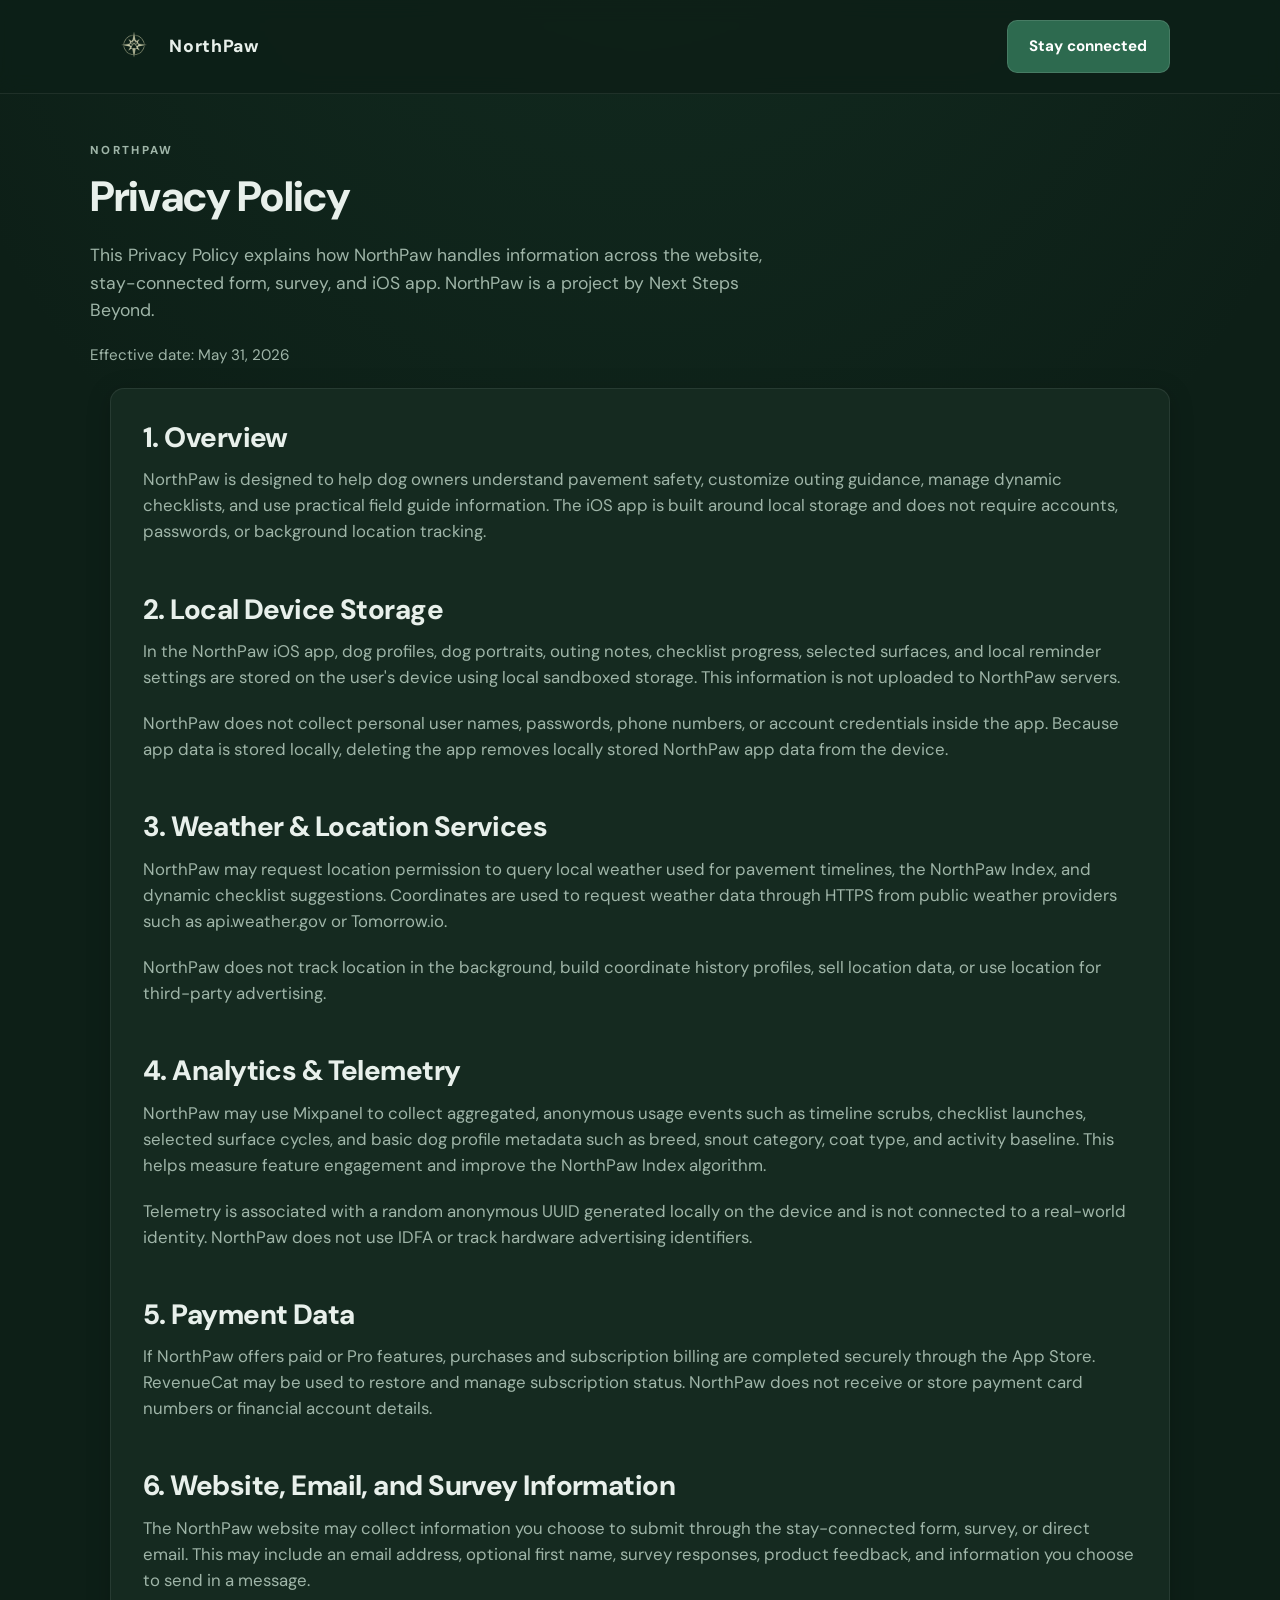
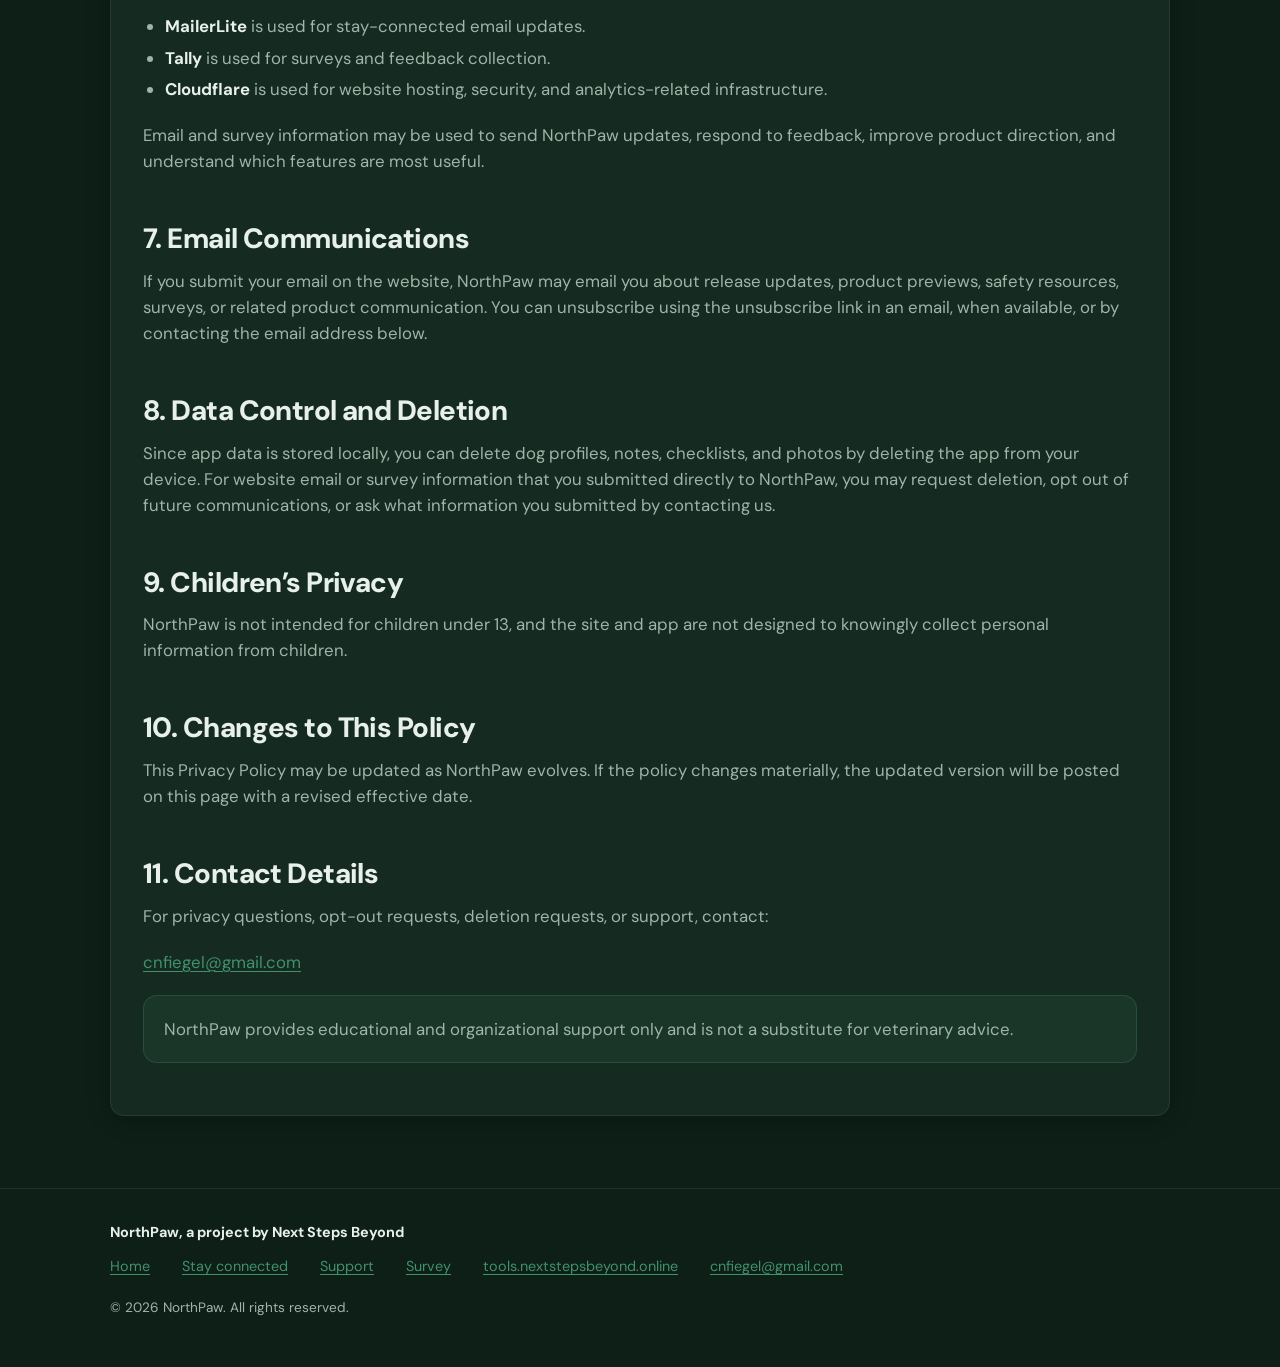
<file: privacy/index.html>
<!DOCTYPE html>
<html lang="en">
<head>
  <meta charset="UTF-8" />
  <meta name="viewport" content="width=device-width, initial-scale=1" />
  <title>Privacy Policy | NorthPaw</title>
  <meta
    name="description"
    content="Privacy Policy for the NorthPaw website and iOS app, a project by Next Steps Beyond."
  />
  <meta name="robots" content="index,follow" />
  <meta name="theme-color" content="#0d1f17" />
  <link rel="canonical" href="https://northpaw.nextstepsbeyond.online/privacy/" />

  <link rel="icon" href="../favicon.ico?v=6" sizes="any" />
  <link rel="icon" type="image/png" sizes="48x48" href="../assets/favicon-48.png?v=6" />
  <link rel="icon" type="image/png" sizes="32x32" href="../assets/favicon.png?v=6" />

  <link rel="preconnect" href="https://fonts.googleapis.com" />
  <link rel="preconnect" href="https://fonts.gstatic.com" crossorigin />
  <link href="https://fonts.googleapis.com/css2?family=DM+Sans:ital,opsz,wght@0,9..40,400;0,9..40,600;0,9..40,700;0,9..40,800;1,9..40,400&display=swap" rel="stylesheet" />
  <link rel="stylesheet" href="../styles.css" />
  <script src="../script.js" defer></script>
</head>
<body>
  <!-- ========== HEADER ========== -->
  <header class="site-header">
    <div class="container site-header-inner">
      <a class="logo" href="../index.html" aria-label="NorthPaw home">
        <img
          class="logo-mark"
          src="../assets/brand/northpaw-mark-header.png"
          width="128"
          height="128"
          alt=""
          decoding="async" />
        <span class="logo-text">NorthPaw</span>
      </a>
      <nav class="header-ctas" aria-label="Primary actions">
        <a class="btn btn-primary btn-header" href="../index.html#early-access">Stay connected</a>
      </nav>
    </div>
  </header>

  <main>
    <!-- ========== HERO ========== -->
    <div class="container privacy-hero">
      <p class="eyebrow">NorthPaw</p>
      <h1>Privacy Policy</h1>
      <p class="lead">
        This Privacy Policy explains how NorthPaw handles information across the website, stay-connected form, survey,
        and iOS app. NorthPaw is a project by Next Steps Beyond.
      </p>
      <p class="privacy-meta">Effective date: May 31, 2026</p>
    </div>

    <!-- ========== POLICY BODY ========== -->
    <div class="container privacy-stack">
      <article class="card privacy-card">
        <h2>1. Overview</h2>
        <p>
          NorthPaw is designed to help dog owners understand pavement safety, customize outing guidance, manage dynamic
          checklists, and use practical field guide information. The iOS app is built around local storage and does not
          require accounts, passwords, or background location tracking.
        </p>

        <h2>2. Local Device Storage</h2>
        <p>
          In the NorthPaw iOS app, dog profiles, dog portraits, outing notes, checklist progress, selected surfaces, and
          local reminder settings are stored on the user's device using local sandboxed storage. This information is not
          uploaded to NorthPaw servers.
        </p>
        <p>
          NorthPaw does not collect personal user names, passwords, phone numbers, or account credentials inside the app.
          Because app data is stored locally, deleting the app removes locally stored NorthPaw app data from the device.
        </p>

        <h2>3. Weather &amp; Location Services</h2>
        <p>
          NorthPaw may request location permission to query local weather used for pavement timelines, the NorthPaw Index,
          and dynamic checklist suggestions. Coordinates are used to request weather data through HTTPS from public
          weather providers such as api.weather.gov or Tomorrow.io.
        </p>
        <p>
          NorthPaw does not track location in the background, build coordinate history profiles, sell location data, or
          use location for third-party advertising.
        </p>

        <h2>4. Analytics &amp; Telemetry</h2>
        <p>
          NorthPaw may use Mixpanel to collect aggregated, anonymous usage events such as timeline scrubs, checklist
          launches, selected surface cycles, and basic dog profile metadata such as breed, snout category, coat type, and
          activity baseline. This helps measure feature engagement and improve the NorthPaw Index algorithm.
        </p>
        <p>
          Telemetry is associated with a random anonymous UUID generated locally on the device and is not connected to a
          real-world identity. NorthPaw does not use IDFA or track hardware advertising identifiers.
        </p>

        <h2>5. Payment Data</h2>
        <p>
          If NorthPaw offers paid or Pro features, purchases and subscription billing are completed securely through the
          App Store. RevenueCat may be used to restore and manage subscription status. NorthPaw does not receive or store
          payment card numbers or financial account details.
        </p>

        <h2>6. Website, Email, and Survey Information</h2>
        <p>
          The NorthPaw website may collect information you choose to submit through the stay-connected form, survey, or
          direct email. This may include an email address, optional first name, survey responses, product feedback, and
          information you choose to send in a message.
        </p>
        <ul>
          <li><strong>MailerLite</strong> is used for stay-connected email updates.</li>
          <li><strong>Tally</strong> is used for surveys and feedback collection.</li>
          <li><strong>Cloudflare</strong> is used for website hosting, security, and analytics-related infrastructure.</li>
        </ul>
        <p>
          Email and survey information may be used to send NorthPaw updates, respond to feedback, improve product
          direction, and understand which features are most useful.
        </p>

        <h2>7. Email Communications</h2>
        <p>
          If you submit your email on the website, NorthPaw may email you about release updates, product previews, safety
          resources, surveys, or related product communication. You can unsubscribe using the unsubscribe link in an email,
          when available, or by contacting the email address below.
        </p>

        <h2>8. Data Control and Deletion</h2>
        <p>
          Since app data is stored locally, you can delete dog profiles, notes, checklists, and photos by deleting the app
          from your device. For website email or survey information that you submitted directly to NorthPaw, you may
          request deletion, opt out of future communications, or ask what information you submitted by contacting us.
        </p>

        <h2>9. Children’s Privacy</h2>
        <p>
          NorthPaw is not intended for children under 13, and the site and app are not designed to knowingly collect
          personal information from children.
        </p>

        <h2>10. Changes to This Policy</h2>
        <p>
          This Privacy Policy may be updated as NorthPaw evolves. If the policy changes materially, the updated version
          will be posted on this page with a revised effective date.
        </p>

        <h2>11. Contact Details</h2>
        <p>For privacy questions, opt-out requests, deletion requests, or support, contact:</p>
        <p><a href="mailto:cnfiegel@gmail.com">cnfiegel@gmail.com</a></p>

        <p class="privacy-note">
          NorthPaw provides educational and organizational support only and is not a substitute for veterinary advice.
        </p>
      </article>
    </div>
  </main>

  <footer class="privacy-footer-min">
    <div class="container">
      <p class="privacy-footer-line">NorthPaw, a project by Next Steps Beyond</p>
      <div class="footer-links privacy-footer-links">
        <a href="../index.html">Home</a>
        <a href="../index.html#early-access">Stay connected</a>
        <a href="../support/index.html">Support</a>
        <a href="https://tally.so/r/lb7Mxp" target="_blank" rel="noopener noreferrer">Survey</a>
        <a href="https://tools.nextstepsbeyond.online" target="_blank" rel="noopener noreferrer">tools.nextstepsbeyond.online</a>
        <a href="mailto:cnfiegel@gmail.com">cnfiegel@gmail.com</a>
      </div>
      <p class="footer-copy">&copy; 2026 NorthPaw. All rights reserved.</p>
    </div>
  </footer>
</body>
</html>
</file>
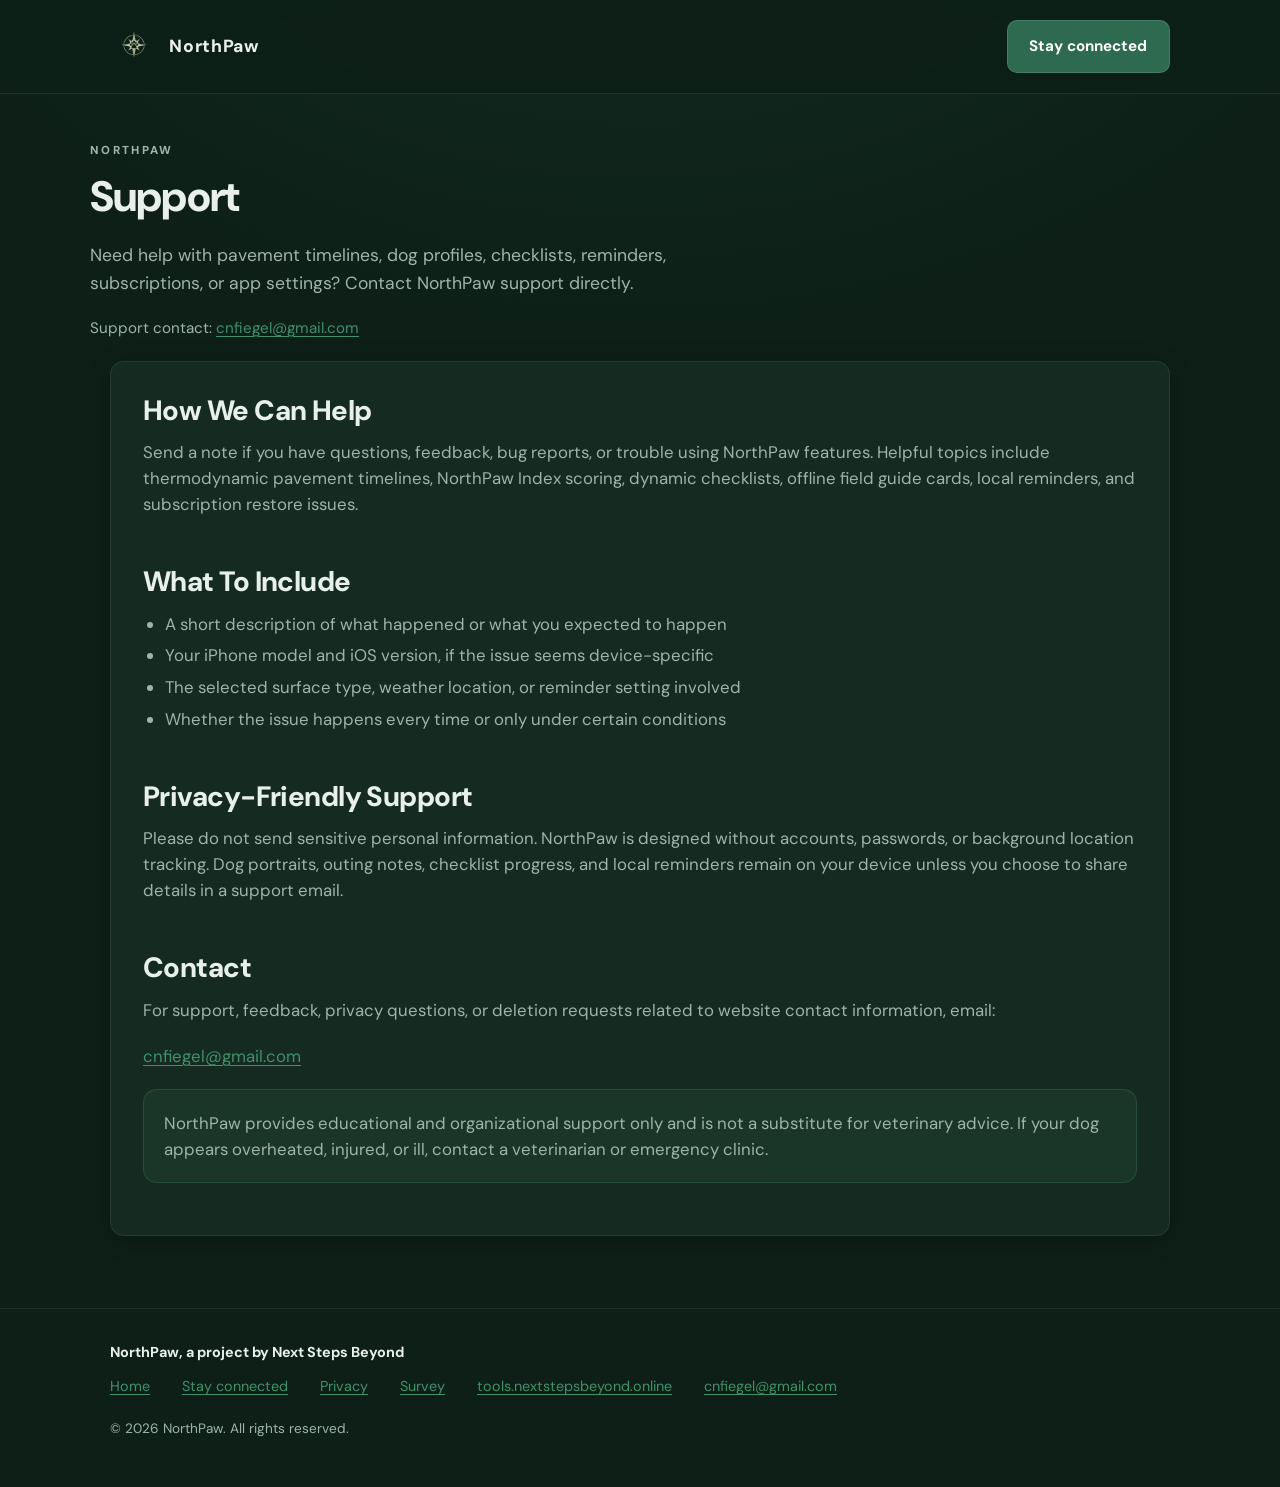
<file: support/index.html>
<!DOCTYPE html>
<html lang="en">
<head>
  <meta charset="UTF-8" />
  <meta name="viewport" content="width=device-width, initial-scale=1" />
  <title>Support | NorthPaw</title>
  <meta
    name="description"
    content="Get help with NorthPaw settings, pavement safety timelines, dynamic checklists, reminders, and app feedback."
  />
  <meta name="robots" content="index,follow" />
  <meta name="theme-color" content="#0d1f17" />
  <link rel="canonical" href="https://northpaw.nextstepsbeyond.online/support/" />

  <link rel="icon" href="../favicon.ico?v=6" sizes="any" />
  <link rel="icon" type="image/png" sizes="48x48" href="../assets/favicon-48.png?v=6" />
  <link rel="icon" type="image/png" sizes="32x32" href="../assets/favicon.png?v=6" />

  <link rel="preconnect" href="https://fonts.googleapis.com" />
  <link rel="preconnect" href="https://fonts.gstatic.com" crossorigin />
  <link href="https://fonts.googleapis.com/css2?family=DM+Sans:ital,opsz,wght@0,9..40,400;0,9..40,600;0,9..40,700;0,9..40,800;1,9..40,400&display=swap" rel="stylesheet" />
  <link rel="stylesheet" href="../styles.css" />
  <script src="../script.js" defer></script>
</head>
<body>
  <!-- ========== HEADER ========== -->
  <header class="site-header">
    <div class="container site-header-inner">
      <a class="logo" href="../index.html" aria-label="NorthPaw home">
        <img
          class="logo-mark"
          src="../assets/brand/northpaw-mark-header.png"
          width="128"
          height="128"
          alt=""
          decoding="async" />
        <span class="logo-text">NorthPaw</span>
      </a>
      <nav class="header-ctas" aria-label="Primary actions">
        <a class="btn btn-primary btn-header" href="../index.html#early-access">Stay connected</a>
      </nav>
    </div>
  </header>

  <main>
    <div class="container privacy-hero">
      <p class="eyebrow">NorthPaw</p>
      <h1>Support</h1>
      <p class="lead">
        Need help with pavement timelines, dog profiles, checklists, reminders, subscriptions, or app settings?
        Contact NorthPaw support directly.
      </p>
      <p class="privacy-meta">Support contact: <a href="mailto:cnfiegel@gmail.com">cnfiegel@gmail.com</a></p>
    </div>

    <div class="container privacy-stack">
      <article class="card privacy-card">
        <h2>How We Can Help</h2>
        <p>
          Send a note if you have questions, feedback, bug reports, or trouble using NorthPaw features. Helpful topics
          include thermodynamic pavement timelines, NorthPaw Index scoring, dynamic checklists, offline field guide cards,
          local reminders, and subscription restore issues.
        </p>

        <h2>What To Include</h2>
        <ul>
          <li>A short description of what happened or what you expected to happen</li>
          <li>Your iPhone model and iOS version, if the issue seems device-specific</li>
          <li>The selected surface type, weather location, or reminder setting involved</li>
          <li>Whether the issue happens every time or only under certain conditions</li>
        </ul>

        <h2>Privacy-Friendly Support</h2>
        <p>
          Please do not send sensitive personal information. NorthPaw is designed without accounts, passwords, or
          background location tracking. Dog portraits, outing notes, checklist progress, and local reminders remain on
          your device unless you choose to share details in a support email.
        </p>

        <h2>Contact</h2>
        <p>
          For support, feedback, privacy questions, or deletion requests related to website contact information, email:
        </p>
        <p><a href="mailto:cnfiegel@gmail.com">cnfiegel@gmail.com</a></p>

        <p class="privacy-note">
          NorthPaw provides educational and organizational support only and is not a substitute for veterinary advice.
          If your dog appears overheated, injured, or ill, contact a veterinarian or emergency clinic.
        </p>
      </article>
    </div>
  </main>

  <footer class="privacy-footer-min">
    <div class="container">
      <p class="privacy-footer-line">NorthPaw, a project by Next Steps Beyond</p>
      <div class="footer-links privacy-footer-links">
        <a href="../index.html">Home</a>
        <a href="../index.html#early-access">Stay connected</a>
        <a href="../privacy/index.html">Privacy</a>
        <a href="https://tally.so/r/lb7Mxp" target="_blank" rel="noopener noreferrer">Survey</a>
        <a href="https://tools.nextstepsbeyond.online" target="_blank" rel="noopener noreferrer">tools.nextstepsbeyond.online</a>
        <a href="mailto:cnfiegel@gmail.com">cnfiegel@gmail.com</a>
      </div>
      <p class="footer-copy">&copy; 2026 NorthPaw. All rights reserved.</p>
    </div>
  </footer>
</body>
</html>
</file>
<file: styles.css>
/* NorthPaw landing: mobile-first, forest / premium outdoors */

:root {
  --bg: #0d1f17;
  --bg-elevated: #12261c;
  --surface: #152a20;
  --surface-hover: #1a3226;
  --text: #e8f0eb;
  --muted: #9fb5a8;
  --accent: #2d6a4f;
  --accent-soft: #40916c;
  --border: rgba(255, 255, 255, 0.08);
  --border-strong: rgba(255, 255, 255, 0.14);
  --shadow: 0 12px 40px rgba(0, 0, 0, 0.35);
  --radius: 14px;
  --radius-sm: 10px;
  --space-xs: 0.35rem;
  --space-sm: 0.75rem;
  --space-md: 1.25rem;
  --space-lg: 2rem;
  --space-xl: 3rem;
  --space-2xl: 4.5rem;
  --font: "DM Sans", system-ui, -apple-system, sans-serif;
  --max: 1100px;
  --prose: 42rem;
}

*,
*::before,
*::after {
  box-sizing: border-box;
}

html {
  scroll-behavior: smooth;
}

body {
  margin: 0;
  font-family: var(--font);
  font-size: 1.05rem;
  line-height: 1.55;
  color: var(--text);
  background: var(--bg);
  background-image: radial-gradient(ellipse 120% 80% at 50% -20%, rgba(45, 106, 79, 0.22), transparent 55%);
  -webkit-font-smoothing: antialiased;
}

img {
  max-width: 100%;
  height: auto;
  display: block;
}

a {
  color: var(--accent-soft);
  text-decoration-thickness: 1px;
  text-underline-offset: 3px;
}

a:hover {
  color: var(--text);
}

.container {
  width: 100%;
  max-width: var(--max);
  margin: 0 auto;
  padding: 0 var(--space-md);
}

.sr-only {
  position: absolute;
  width: 1px;
  height: 1px;
  padding: 0;
  margin: -1px;
  overflow: hidden;
  clip: rect(0, 0, 0, 0);
  white-space: nowrap;
  border: 0;
}

/* ----- header ----- */
.site-header {
  padding: var(--space-md) 0;
  border-bottom: 1px solid var(--border);
  position: sticky;
  top: 0;
  z-index: 20;
  background: rgba(13, 31, 23, 0.88);
  backdrop-filter: blur(10px);
}

.site-header-inner {
  display: flex;
  align-items: center;
  justify-content: flex-start;
  gap: var(--space-md);
  min-width: 0;
}

.logo {
  display: inline-flex;
  flex-direction: row;
  flex-wrap: nowrap;
  align-items: center;
  gap: 0.65rem;
  min-width: 0;
  font-weight: 800;
  letter-spacing: 0.04em;
  font-size: 1.05rem;
  color: var(--text);
  text-decoration: none;
  white-space: nowrap;
}

@media (min-width: 640px) {
  .logo {
    font-size: 1.1rem;
    gap: 0.7rem;
  }
}

.logo-mark {
  width: 2.75rem;
  height: 2.75rem;
  object-fit: contain;
  flex-shrink: 0;
}

@media (min-width: 640px) {
  .logo-mark {
    width: 3rem;
    height: 3rem;
  }
}

.logo-text {
  line-height: 1;
}

.logo:hover {
  color: var(--accent-soft);
}

.logo:hover .logo-mark {
  opacity: 0.92;
}

.header-ctas {
  display: flex;
  flex-wrap: wrap;
  align-items: center;
  justify-content: flex-end;
  gap: var(--space-sm);
  margin-left: auto;
  flex-shrink: 0;
}

.btn-header {
  padding: 0.65rem 1rem;
  font-size: 0.82rem;
}

@media (max-width: 520px) {
  .site-header-inner {
    flex-wrap: wrap;
    justify-content: space-between;
    row-gap: var(--space-sm);
  }

  .header-ctas {
    width: 100%;
    margin-left: 0;
    justify-content: flex-end;
  }

  .btn-header {
    flex: 0 1 auto;
    min-width: 0;
    text-align: center;
    font-size: 0.78rem;
    padding: 0.6rem 0.65rem;
  }
}

/* ----- typography ----- */
.eyebrow {
  font-size: 0.72rem;
  font-weight: 800;
  letter-spacing: 0.2em;
  text-transform: uppercase;
  color: var(--muted);
  margin: 0 0 var(--space-sm);
}

h1,
h2,
h3 {
  line-height: 1.2;
  font-weight: 800;
  letter-spacing: -0.02em;
}

h1 {
  font-size: clamp(1.85rem, 5vw, 2.65rem);
  margin: 0 0 var(--space-md);
}

h2 {
  font-size: clamp(1.35rem, 3.5vw, 1.75rem);
  margin: 0 0 var(--space-md);
  max-width: var(--prose);
}

h3 {
  font-size: 1.05rem;
  margin: 0 0 var(--space-xs);
}

p.lead {
  font-size: 1.1rem;
  color: var(--muted);
  max-width: var(--prose);
  margin: 0 0 var(--space-md);
}

p {
  max-width: var(--prose);
  margin: 0 0 var(--space-md);
  color: var(--muted);
}

.support-line {
  font-size: 0.98rem;
  color: var(--text);
  opacity: 0.92;
  margin-bottom: var(--space-lg);
  max-width: var(--prose);
}

.support-line--hero {
  font-size: 1.08rem;
  font-weight: 700;
  color: var(--muted);
  letter-spacing: -0.01em;
  margin-top: -0.15rem;
  margin-bottom: var(--space-md);
}

.hero-waitlist {
  display: flex;
  flex-wrap: wrap;
  align-items: stretch;
  gap: var(--space-sm);
  margin-top: var(--space-md);
  margin-bottom: var(--space-sm);
  max-width: 28rem;
}

.hero-email-input {
  flex: 1 1 12rem;
  min-width: 0;
  padding: 0.75rem 0.9rem;
  font: inherit;
  font-size: 1rem;
  color: var(--text);
  background: var(--bg-elevated);
  border: 1px solid var(--border-strong);
  border-radius: var(--radius-sm);
}

.hero-email-input:focus {
  outline: none;
  border-color: var(--accent-soft);
  box-shadow: 0 0 0 3px rgba(64, 145, 108, 0.2);
}

.hero-email-input[aria-invalid="true"] {
  border-color: #c96b5a;
}

.hero-waitlist-submit {
  flex: 0 0 auto;
  white-space: nowrap;
}

.hero-incentive {
  font-size: 0.92rem;
  line-height: 1.5;
  color: var(--muted);
  max-width: var(--prose);
  margin: 0 0 var(--space-md);
}

.hero-incentive strong {
  color: var(--text);
  font-weight: 700;
}

.social-proof {
  display: block;
  font-weight: 800;
  color: var(--text);
  margin-bottom: var(--space-xs);
}

.hero-survey-quiet {
  font-size: 0.88rem;
  color: var(--muted);
  margin: var(--space-md) 0 0;
  max-width: var(--prose);
}

.hero-survey-quiet a {
  font-weight: 600;
}

.hero-survey-hint {
  display: block;
  margin-top: var(--space-xs);
  opacity: 0.9;
}

.header-survey-quiet {
  font-size: 0.82rem;
  font-weight: 600;
  color: var(--muted);
  text-decoration: none;
  padding: 0.35rem 0;
  border-bottom: 1px solid transparent;
  align-self: center;
}

.header-survey-quiet:hover {
  color: var(--accent-soft);
  border-bottom-color: rgba(64, 145, 108, 0.45);
}

.cta-row--footer-stacked {
  flex-direction: column;
  align-items: center;
  gap: var(--space-md);
}

.footer-survey-quiet {
  font-size: 0.92rem;
  font-weight: 600;
  color: var(--muted);
  text-decoration: none;
}

.footer-survey-quiet:hover {
  color: var(--accent-soft);
}

.survey-link-primary {
  display: inline-block;
  font-size: 0.95rem;
  font-weight: 700;
  color: var(--accent-soft);
  text-decoration: underline;
  text-underline-offset: 3px;
}

.survey-link-primary:hover {
  color: var(--text);
}

.microcopy {
  font-size: 0.85rem;
  color: var(--muted);
  margin-top: var(--space-md);
  max-width: var(--prose);
}

.muted {
  font-weight: 400;
  color: var(--muted);
  font-size: 0.9em;
}

.section {
  padding: var(--space-xl) 0;
  border-bottom: 1px solid var(--border);
}

.section:last-of-type {
  border-bottom: none;
}

.section-intro {
  margin-bottom: var(--space-lg);
}

.section.section--compact {
  padding: var(--space-lg) 0;
}

.section--waitlist {
  background: radial-gradient(ellipse 80% 60% at 50% 0%, rgba(45, 106, 79, 0.12), transparent 55%);
}

.section--survey {
  padding-bottom: var(--space-2xl);
  background: linear-gradient(180deg, transparent, rgba(0, 0, 0, 0.12));
}

.lede-tight {
  font-size: 1.05rem;
  color: var(--muted);
  max-width: 38rem;
  margin: 0 0 var(--space-lg);
  line-height: 1.5;
}

.section-kicker {
  font-size: 0.72rem;
  font-weight: 800;
  letter-spacing: 0.18em;
  text-transform: uppercase;
  color: var(--accent-soft);
  margin: 0 0 var(--space-sm);
  opacity: 0.95;
}

/* ----- buttons ----- */
.btn {
  display: inline-flex;
  align-items: center;
  justify-content: center;
  gap: 0.5rem;
  padding: 0.85rem 1.35rem;
  font-family: inherit;
  font-size: 0.95rem;
  font-weight: 700;
  border-radius: var(--radius-sm);
  border: 1px solid transparent;
  cursor: pointer;
  text-decoration: none;
  transition: background 0.15s, border-color 0.15s, transform 0.1s;
}

.btn:active {
  transform: scale(0.98);
}

.btn-primary {
  background: var(--accent);
  color: #fff;
  border-color: rgba(255, 255, 255, 0.12);
}

.btn-primary:hover {
  background: var(--accent-soft);
  color: #fff;
}

.btn-secondary {
  background: transparent;
  color: var(--text);
  border-color: var(--border-strong);
}

.btn-secondary:hover {
  background: var(--surface);
  border-color: var(--muted);
}

.btn:focus-visible {
  outline: 2px solid var(--accent-soft);
  outline-offset: 3px;
}

.cta-row {
  display: flex;
  flex-direction: column;
  gap: var(--space-sm);
  margin-top: var(--space-md);
}

@media (min-width: 520px) {
  .cta-row {
    flex-direction: row;
    flex-wrap: wrap;
    align-items: center;
  }
}

.btn-block {
  width: 100%;
  margin-top: var(--space-sm);
}

/* ----- hero ----- */
.hero {
  padding: var(--space-xl) 0 var(--space-2xl);
}

.hero-grid {
  display: grid;
  gap: var(--space-xl);
  /* Top-align copy and mock so the phone does not sit mid-column next to a tall text block */
  align-items: start;
}

@media (min-width: 900px) {
  .hero-grid {
    grid-template-columns: minmax(0, 1fr) minmax(280px, 400px);
    gap: var(--space-2xl);
    align-items: start;
  }
}

.hero-mock-wrap {
  display: flex;
  flex-direction: column;
  align-items: center;
  gap: var(--space-sm);
}

.hero-mock-label {
  font-size: 0.75rem;
  color: var(--muted);
  text-align: center;
  max-width: 16rem;
}

/* Device frame: screenshot keeps its real aspect ratio (no forced crop like object-fit: cover). */
.hero-mock {
  width: fit-content;
  max-width: min(300px, 100%);
  margin-inline: auto;
  padding: 10px;
  border-radius: 32px;
  border: 1px solid var(--border-strong);
  background: linear-gradient(165deg, #1a2e24, #0a1410);
  box-shadow: var(--shadow);
  display: flex;
  align-items: center;
  justify-content: center;
  line-height: 0;
}

.hero-mock img,
.hero-mock svg {
  display: block;
  max-width: min(280px, 100%);
  width: auto;
  height: auto;
  max-height: min(72vh, 640px);
  object-fit: contain;
  border-radius: 22px;
}

/* phone frame inner (optional CSS layer) */
.hero-mock-inner {
  width: 88%;
  height: 92%;
  border-radius: 20px;
  background: linear-gradient(165deg, rgba(255, 255, 255, 0.06), rgba(0, 0, 0, 0.2));
  border: 1px solid var(--border);
}

/* ----- cards ----- */
.card-grid {
  display: grid;
  gap: var(--space-md);
}

@media (min-width: 640px) {
  .card-grid {
    grid-template-columns: repeat(3, 1fr);
  }
}

.card-grid--tight {
  gap: var(--space-sm);
}

@media (min-width: 640px) {
  .card-grid--tight {
    gap: var(--space-md);
  }
}

.card {
  background: var(--surface);
  border: 1px solid var(--border);
  border-radius: var(--radius);
  padding: var(--space-lg);
  box-shadow: 0 4px 24px rgba(0, 0, 0, 0.2);
}

.card h3 {
  color: var(--text);
}

.card p {
  margin: 0;
  font-size: 0.95rem;
}

.card--benefit {
  padding: var(--space-md) var(--space-lg);
}

.card--benefit p {
  font-size: 0.92rem;
}

.insight-grid {
  display: grid;
  gap: var(--space-md);
}

@media (min-width: 720px) {
  .insight-grid {
    grid-template-columns: repeat(3, 1fr);
    align-items: stretch;
  }
}

.insight-card {
  background: var(--surface);
  border: 1px solid var(--border);
  border-radius: var(--radius);
  padding: var(--space-md) var(--space-lg);
  box-shadow: 0 2px 16px rgba(0, 0, 0, 0.14);
}

.insight-card h3 {
  color: var(--text);
  font-size: 1rem;
}

.insight-card p {
  margin: 0;
  font-size: 0.9rem;
  color: var(--muted);
}

/* ----- preview blocks ----- */
.preview-grid {
  display: grid;
  gap: var(--space-lg);
}

@media (min-width: 768px) {
  .preview-grid {
    grid-template-columns: repeat(3, 1fr);
  }
}

.preview-block {
  background: var(--surface);
  border: 1px solid var(--border);
  border-radius: var(--radius);
  overflow: hidden;
  box-shadow: 0 4px 20px rgba(0, 0, 0, 0.18);
}

.preview-shot {
  aspect-ratio: 4 / 3;
  background: linear-gradient(145deg, var(--bg-elevated), #0a1510);
  border-bottom: 1px solid var(--border);
  display: flex;
  align-items: center;
  justify-content: center;
  color: var(--muted);
  font-size: 0.8rem;
  text-align: center;
  padding: var(--space-md);
  overflow: hidden;
}

.preview-shot:has(img) {
  padding: 0;
}

.preview-shot img {
  width: 100%;
  height: 100%;
  object-fit: cover;
  object-position: top center;
  display: block;
}

.preview-body {
  padding: var(--space-md);
}

.preview-body h3 {
  color: var(--text);
}

.preview-body p {
  margin: 0;
  font-size: 0.92rem;
}

.caption {
  font-size: 0.85rem;
  color: var(--muted);
  margin-top: var(--space-lg);
  font-style: italic;
}

/* ----- bullets ----- */
.bullet-list {
  list-style: none;
  padding: 0;
  margin: 0 0 var(--space-md);
  max-width: var(--prose);
}

.bullet-list li {
  position: relative;
  padding-left: 1.35rem;
  margin-bottom: var(--space-sm);
  color: var(--muted);
}

.bullet-list li::before {
  content: "";
  position: absolute;
  left: 0;
  top: 0.55em;
  width: 6px;
  height: 6px;
  border-radius: 50%;
  background: var(--accent-soft);
}

.bullet-list--tight li {
  margin-bottom: var(--space-xs);
}

.note--closing {
  margin-top: var(--space-md);
  margin-bottom: 0;
  font-size: 1rem;
  color: var(--text);
  opacity: 0.92;
}

.note {
  font-size: 0.92rem;
  color: var(--muted);
  max-width: var(--prose);
}

/* ----- comparison ----- */
.compare-grid {
  display: grid;
  gap: var(--space-md);
}

@media (min-width: 768px) {
  .compare-grid {
    grid-template-columns: repeat(3, 1fr);
  }
}

.compare-card {
  background: var(--surface);
  border: 1px solid var(--border);
  border-radius: var(--radius);
  padding: var(--space-lg);
}

.compare-card h3 {
  color: var(--text);
  font-size: 1rem;
}

.compare-card p {
  margin: 0;
  font-size: 0.92rem;
}

.compare-card.is-highlight {
  border-color: rgba(64, 145, 108, 0.45);
  box-shadow: 0 0 0 1px rgba(64, 145, 108, 0.12);
}

.wedge-line {
  font-weight: 800;
  color: var(--text);
  margin-top: var(--space-lg);
  font-size: 0.95rem;
}

/* ----- forms ----- */
.form-section {
  scroll-margin-top: 5rem;
}

.form-card {
  background: var(--surface);
  border: 1px solid var(--border);
  border-radius: var(--radius);
  padding: var(--space-lg);
  max-width: 32rem;
  box-shadow: var(--shadow);
}

.form-card--primary {
  max-width: 26rem;
  margin: 0 auto;
  border-color: rgba(64, 145, 108, 0.25);
  box-shadow: 0 8px 36px rgba(0, 0, 0, 0.35), 0 0 0 1px rgba(64, 145, 108, 0.08);
}

.form-card--survey {
  max-width: 38rem;
  margin: 0 auto;
  padding: var(--space-md) var(--space-lg);
  background: rgba(18, 38, 28, 0.65);
  border-color: rgba(255, 255, 255, 0.06);
  box-shadow: 0 4px 20px rgba(0, 0, 0, 0.18);
}

.form-card h2 {
  max-width: none;
}

.survey-title {
  font-size: clamp(1.2rem, 3vw, 1.5rem);
  font-weight: 800;
  margin: 0 0 var(--space-sm);
  max-width: 36rem;
}

.survey-lede {
  font-size: 0.95rem;
  color: var(--muted);
  margin: 0 0 var(--space-lg);
  max-width: 34rem;
  line-height: 1.5;
}

.survey-group {
  border: 0;
  margin: 0 0 var(--space-lg);
  padding: 0;
  min-width: 0;
}

.form-card--survey .survey-group:first-of-type {
  margin-top: 0;
}

.survey-group legend,
.survey-group .fieldset-label.legend-style {
  margin-top: 0;
}

.legend-style {
  margin-bottom: var(--space-sm);
}

.field {
  margin-bottom: var(--space-md);
}

.field:last-of-type {
  margin-bottom: var(--space-lg);
}

.form-card .field input,
.form-card .field textarea {
  margin-bottom: 0;
}

.req {
  color: var(--accent-soft);
  font-weight: 700;
}

.form-foot {
  font-size: 0.85rem;
  color: var(--muted);
  text-align: center;
  margin: var(--space-md) 0 0;
}

label {
  display: block;
  font-size: 0.85rem;
  font-weight: 600;
  color: var(--text);
  margin-bottom: var(--space-xs);
}

input[type="text"],
input[type="email"],
textarea {
  width: 100%;
  padding: 0.65rem 0.85rem;
  font: inherit;
  font-size: 1rem;
  color: var(--text);
  background: var(--bg-elevated);
  border: 1px solid var(--border-strong);
  border-radius: var(--radius-sm);
  margin-bottom: var(--space-md);
}

.form-card--survey input[type="email"],
.form-card--survey textarea {
  margin-bottom: 0;
  background: rgba(13, 31, 23, 0.55);
  border-color: rgba(255, 255, 255, 0.08);
}

.form-card--survey textarea {
  min-height: 4.5rem;
}

.form-card--survey .option {
  font-size: 0.9rem;
}

.survey-tally-card {
  text-align: center;
}

.survey-tally-card .survey-link-primary {
  margin-top: var(--space-md);
}

.survey-tally-note {
  font-size: 0.9rem;
  color: var(--muted);
  margin: 0 0 var(--space-md);
  line-height: 1.45;
}


input:focus,
textarea:focus {
  outline: none;
  border-color: var(--accent-soft);
  box-shadow: 0 0 0 3px rgba(64, 145, 108, 0.2);
}

textarea {
  min-height: 6rem;
  resize: vertical;
}

.fieldset-label {
  font-weight: 700;
  color: var(--text);
  margin: 0 0 var(--space-sm);
  padding: 0;
  font-size: 0.92rem;
  line-height: 1.35;
}

legend.fieldset-label {
  display: block;
  width: 100%;
  max-width: 100%;
}

.option {
  display: flex;
  align-items: flex-start;
  gap: 0.5rem;
  margin-bottom: var(--space-sm);
  color: var(--muted);
  font-size: 0.95rem;
  cursor: pointer;
}

.option input {
  margin-top: 0.25rem;
  accent-color: var(--accent);
}

.form-msg {
  font-size: 0.85rem;
  margin-top: var(--space-sm);
  padding: var(--space-sm);
  border-radius: var(--radius-sm);
  display: none;
}

.form-msg.is-visible {
  display: block;
}

.form-msg.success {
  background: rgba(64, 145, 108, 0.15);
  color: var(--text);
  border: 1px solid rgba(64, 145, 108, 0.35);
}

.form-msg.error {
  background: rgba(180, 80, 60, 0.12);
  color: #f0c4bc;
  border: 1px solid rgba(180, 80, 60, 0.3);
}

.survey-note {
  font-size: 0.85rem;
  color: var(--muted);
  margin-top: var(--space-md);
}

/* ----- footer ----- */
.site-footer {
  padding: 0 0 var(--space-xl);
  border-top: 1px solid var(--border);
  font-size: 0.9rem;
  color: var(--muted);
}

.footer-cta-band {
  padding: var(--space-2xl) var(--space-md);
  text-align: center;
  border-bottom: 1px solid var(--border);
  background: radial-gradient(ellipse 70% 80% at 50% 0%, rgba(45, 106, 79, 0.14), transparent 60%);
}

.footer-cta-title {
  font-size: clamp(1.35rem, 4vw, 1.85rem);
  font-weight: 800;
  letter-spacing: -0.02em;
  color: var(--text);
  margin: 0 auto var(--space-md);
  max-width: 22rem;
  line-height: 1.2;
}

.footer-cta-lede {
  margin: 0 auto var(--space-lg);
  max-width: 28rem;
  font-size: 1rem;
  color: var(--muted);
  line-height: 1.5;
}

.cta-row--footer {
  justify-content: center;
  margin-top: 0;
}

.footer-meta {
  padding: var(--space-xl) var(--space-md) 0;
}

.footer-brand {
  font-weight: 800;
  color: var(--text);
  margin: 0 0 var(--space-xs);
  font-size: 1rem;
}

.footer-byline {
  margin: 0;
  font-size: 0.9rem;
}

.footer-copy {
  margin: var(--space-lg) 0 0;
  font-size: 0.85rem;
  text-align: center;
  color: var(--muted);
}

.footer-grid {
  display: grid;
  gap: var(--space-lg);
}

@media (min-width: 640px) {
  .footer-grid {
    grid-template-columns: 1fr 1fr;
  }
}

.footer-links {
  display: flex;
  flex-direction: column;
  gap: var(--space-xs);
}

.disclaimer {
  font-size: 0.78rem;
  line-height: 1.45;
  color: var(--muted);
  opacity: 0.9;
  margin-top: var(--space-lg);
  max-width: 48rem;
}

/* ----- MailerLite waitlist (#mlb2-39779360): on-brand overrides ----- */
/* Adjust colors here (or :root tokens above) if you want the embed to track site tweaks. */
.mailerlite-waitlist-wrap.form-card--primary {
  padding-bottom: var(--space-md);
}

#mlb2-39779360.ml-form-embedContainer {
  width: 100% !important;
  max-width: 100%;
  margin: 0;
  box-sizing: border-box;
  position: static;
}

#mlb2-39779360 .ml-form-embedWrapper.embedForm {
  max-width: 100% !important;
  width: 100% !important;
  background: transparent !important;
  border: none !important;
  box-shadow: none !important;
  padding: 0 !important;
  margin: 0 !important;
}

#mlb2-39779360 .ml-form-embedBody.row-form {
  padding: 0 !important;
}

/* Section heading already carries the pitch; hide MailerLite header to reduce noise */
#mlb2-39779360 .ml-form-embedContent {
  display: none;
}

#mlb2-39779360 .ml-form-formContent {
  margin: 0 !important;
}

#mlb2-39779360 .ml-form-fieldRow {
  margin: 0 0 var(--space-md) 0 !important;
  width: 100% !important;
  float: none !important;
}

#mlb2-39779360 .ml-form-fieldRow.ml-last-item {
  margin-bottom: 0 !important;
}

#mlb2-39779360 .ml-label {
  font-family: var(--font) !important;
  font-size: 0.85rem !important;
  font-weight: 600 !important;
  color: var(--text) !important;
  margin-bottom: var(--space-xs) !important;
}

#mlb2-39779360 .form-control {
  font-family: var(--font) !important;
  font-size: 1rem !important;
  line-height: 1.4 !important;
  color: var(--text) !important;
  background: var(--bg-elevated) !important;
  border: 1px solid var(--border-strong) !important;
  border-radius: var(--radius-sm) !important;
  padding: 0.65rem 0.85rem !important;
  width: 100% !important;
  margin: 0 !important;
  box-sizing: border-box !important;
}

#mlb2-39779360 .form-control:focus {
  outline: none !important;
  border-color: var(--accent-soft) !important;
  box-shadow: 0 0 0 3px rgba(64, 145, 108, 0.2) !important;
}

#mlb2-39779360 .form-control::placeholder {
  color: var(--muted) !important;
  opacity: 1;
}

#mlb2-39779360 .ml-form-embedSubmit {
  margin: var(--space-md) 0 0 0 !important;
  float: none !important;
  width: 100% !important;
}

#mlb2-39779360 .ml-form-embedSubmit button.primary {
  font-family: var(--font) !important;
  font-size: 0.95rem !important;
  font-weight: 700 !important;
  line-height: 1.35 !important;
  width: 100% !important;
  padding: 0.85rem 1.35rem !important;
  background: var(--accent) !important;
  color: #fff !important;
  border: 1px solid rgba(255, 255, 255, 0.12) !important;
  border-radius: var(--radius-sm) !important;
  cursor: pointer !important;
  box-shadow: none !important;
}

#mlb2-39779360 .ml-form-embedSubmit button.primary:hover {
  background: var(--accent-soft) !important;
}

#mlb2-39779360 .ml-form-successBody .ml-form-successContent {
  padding: var(--space-sm) 0 0 !important;
  text-align: center;
}

#mlb2-39779360 .ml-form-successBody h4 {
  font-family: var(--font) !important;
  color: var(--text) !important;
  font-size: 1.35rem !important;
  font-weight: 800 !important;
  margin: 0 0 var(--space-sm) !important;
}

#mlb2-39779360 .ml-form-successBody p {
  font-family: var(--font) !important;
  color: var(--muted) !important;
  margin: 0 !important;
  font-size: 0.95rem !important;
}

#mlb2-39779360 .ml-form-successBody p.ml-success-hint {
  margin-top: var(--space-sm) !important;
  font-size: 0.88rem !important;
  line-height: 1.45 !important;
  opacity: 0.95;
}

.ml-form-embedSubmitLoad {
  display: inline-block;
  width: 20px;
  height: 20px;
}

.ml-form-embedSubmitLoad::after {
  content: " ";
  display: block;
  width: 11px;
  height: 11px;
  margin: 1px;
  border-radius: 50%;
  border: 4px solid #fff;
  border-color: #ffffff #ffffff #ffffff transparent;
  animation: ml-form-embedSubmitLoad 1.2s linear infinite;
}

@keyframes ml-form-embedSubmitLoad {
  0% {
    transform: rotate(0deg);
  }
  100% {
    transform: rotate(360deg);
  }
}

#mlb2-39779360 .ml-error input {
  border-color: #c96b5a !important;
}

/* ----- privacy / legal subpages (privacy/index.html) ----- */
.privacy-hero {
  padding: var(--space-xl) 0 var(--space-md);
}

.privacy-meta {
  font-size: 0.95rem;
  color: var(--muted);
  margin: 0;
  max-width: var(--prose);
}

.privacy-stack {
  padding-bottom: var(--space-2xl);
}

.privacy-card h2 {
  margin: var(--space-xl) 0 var(--space-sm);
  max-width: none;
  color: var(--text);
}

.privacy-card h2:first-of-type {
  margin-top: 0;
}

.privacy-card h3 {
  margin: var(--space-lg) 0 var(--space-xs);
  color: var(--text);
}

.privacy-card p {
  margin: 0 0 var(--space-md);
  max-width: none;
  font-size: 1.05rem;
  line-height: 1.55;
  color: var(--muted);
}

.privacy-card ul {
  margin: 0 0 var(--space-md);
  padding-left: 1.35rem;
  color: var(--muted);
  max-width: none;
  font-size: 1.05rem;
  line-height: 1.55;
}

.privacy-card li + li {
  margin-top: var(--space-xs);
}

.privacy-card strong {
  color: var(--text);
  font-weight: 700;
}

.privacy-note {
  margin-top: var(--space-lg);
  margin-bottom: 0;
  padding: var(--space-md);
  border-radius: var(--radius);
  background: rgba(64, 145, 108, 0.12);
  border: 1px solid rgba(64, 145, 108, 0.28);
  color: var(--text);
  font-size: 0.98rem;
  line-height: 1.5;
}

.privacy-footer-min {
  padding: var(--space-lg) 0 var(--space-xl);
  border-top: 1px solid var(--border);
  font-size: 0.9rem;
  color: var(--muted);
}

.privacy-footer-line {
  margin: 0 0 var(--space-sm);
  color: var(--text);
  font-weight: 700;
}

.privacy-footer-links {
  flex-direction: row;
  flex-wrap: wrap;
  gap: var(--space-sm) var(--space-lg);
  margin-bottom: var(--space-md);
}

.privacy-footer-min .footer-copy {
  margin-top: var(--space-md);
  text-align: left;
}
</file>
